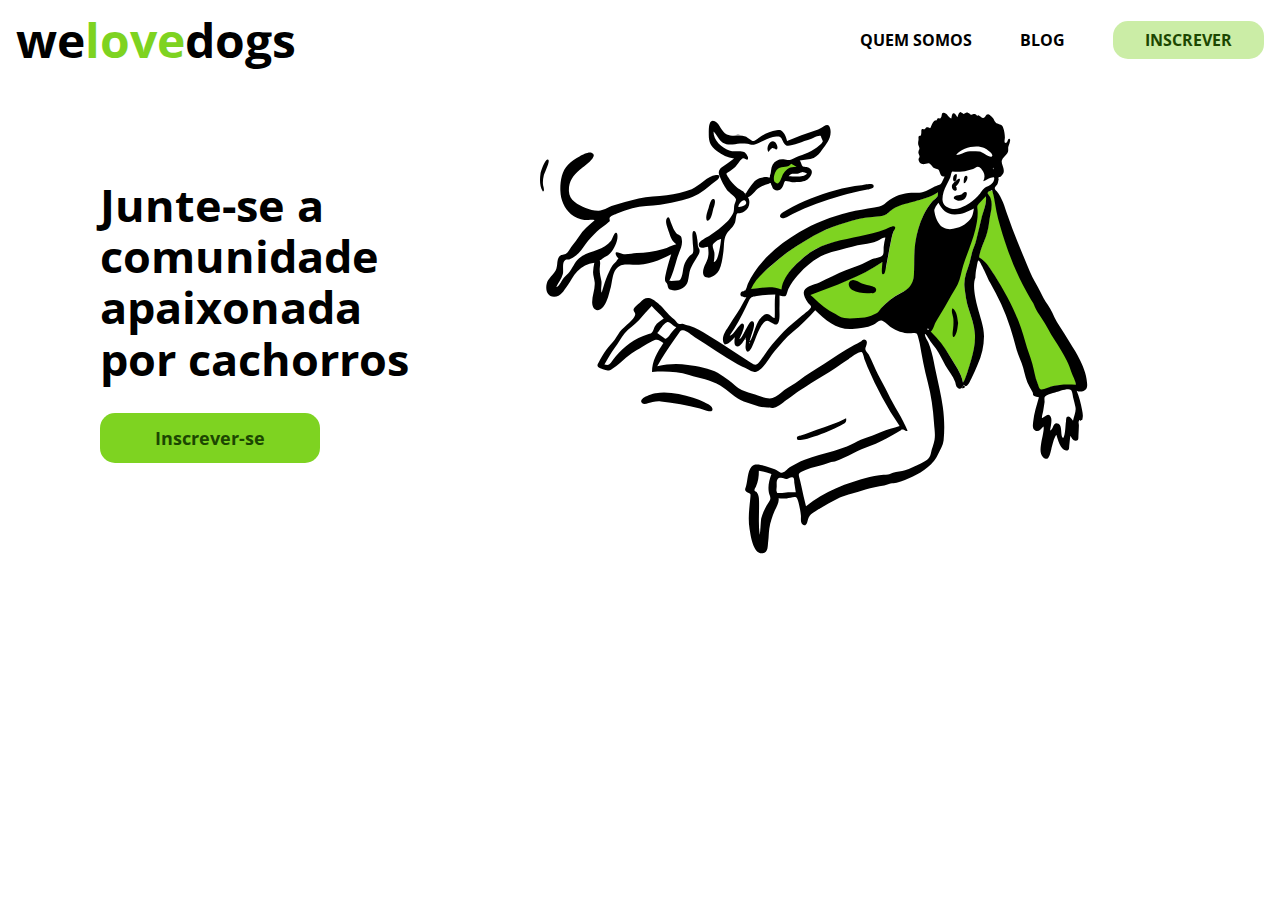
<file: index.html>
<!DOCTYPE html>
<html lang="pt-BR">
<!-- Created by: [Deivid Costa] -->
<head>
    <meta charset="UTF-8">
    <meta name="viewport" content="width=device-width, initial-scale=1.0">
    <title>WeLoveDogs</title>
    <link rel="stylesheet" href="./assets/css/style.css">
</head>
<body>
    <header>
        <nav class="navbar">
            <a href="index.html">
                <h1>we<span>love</span>dogs</h1>
            </a>
            <ul class="nav-links">
                <li><a href="sobre.html">quem somos</a></li>
                <li><a href="blog.html">blog</a></li>
                <li class="btton"><a href="inscrever.html">inscrever</a></li>
            </ul>
        </nav>
    </header>

    <section class="hero">
        <div class="hero-content">
            <div class="hero-title">
                <h2> Junte-se a comunidade apaixonada por cachorros</h2>
            </div>
    
            <a href="inscrever.html" class="btn">Inscrever-se</a>
        </div>

        <div class="hero-image">
            <img src="./assets/img/Figure1.svg" alt="Ilustração de cachorro feliz">
        </div>
    </section>


</body>
</html>
</file>
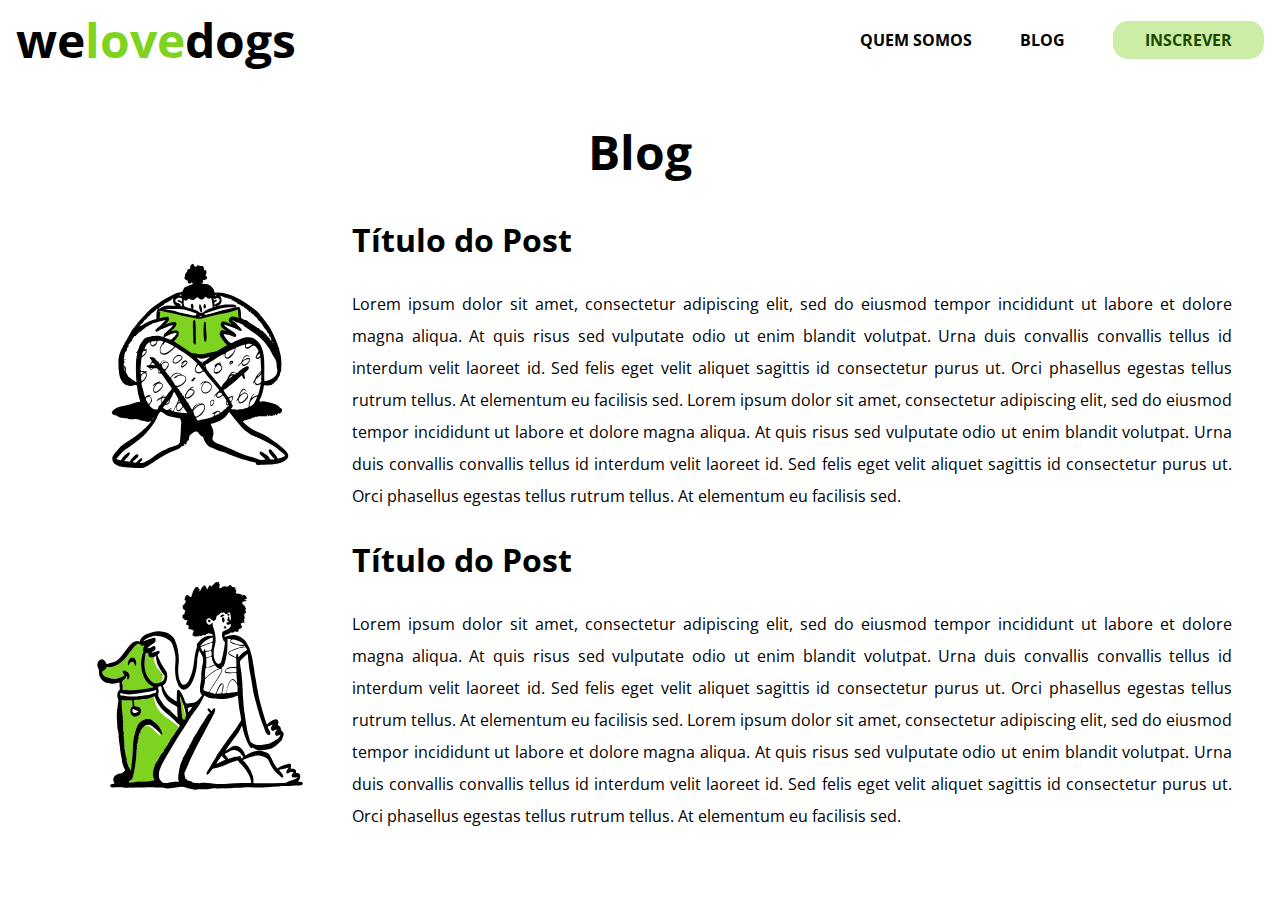
<file: blog.html>
<!DOCTYPE html>
<html lang="pt-BR">
<head>
    <meta charset="UTF-8">
    <meta name="viewport" content="width=device-width, initial-scale=1.0">
    <title>Blog - WeLoveDogs</title>
    <link rel="stylesheet" href="./assets/css/style2.css">
</head>
<body>
    <header>
        <nav class="navbar">
            <a href="index.html">
                <h1>we<span>love</span>dogs</h1>
            </a>
            <ul class="nav-links">
                <li><a href="sobre.html">quem somos</a></li>
                <li><a href="blog.html">blog</a></li>
                <li class="btton"><a href="inscrever.html">inscrever</a></li>
            </ul>
        </nav>
    </header>

    <section class="wrapper">
        <h2>Blog</h2>
        <div class="wrapper-content-1">

            <div class="blog1">
                <div class="wrapper-1-image">
                    <img src="./assets/img/Figure3.svg" alt="Imagem do post 1">
                </div>
                <div class="blog1-text">
                        <h3>Título do Post</h3>
                    <p>Lorem ipsum dolor sit amet, consectetur adipiscing elit, sed do eiusmod tempor incididunt ut labore et dolore magna aliqua. At quis risus sed vulputate odio ut enim blandit volutpat. Urna duis convallis convallis tellus id interdum velit laoreet id. Sed felis eget velit aliquet sagittis id consectetur purus ut. Orci phasellus egestas tellus rutrum tellus. At elementum eu facilisis sed. Lorem ipsum dolor sit amet, consectetur adipiscing elit, sed do eiusmod tempor incididunt ut labore et dolore magna aliqua. At quis risus sed vulputate odio ut enim blandit volutpat. Urna duis convallis convallis tellus id interdum velit laoreet id. Sed felis eget velit aliquet sagittis id consectetur purus ut. Orci phasellus egestas tellus rutrum tellus. At elementum eu facilisis sed. </p>

                </div>
            </div>
        </div>

        <div class="wrapper-content-2">
            <div class="blog2">
                <div class="wrapper-2-image">
                    <img src="./assets/img/Figure4.svg" alt="Imagem do post 2">
                </div>
                <div class="blog2-text">
                        <h3>Título do Post</h3>
                    <p>Lorem ipsum dolor sit amet, consectetur adipiscing elit, sed do eiusmod tempor incididunt ut labore et dolore magna aliqua. At quis risus sed vulputate odio ut enim blandit volutpat. Urna duis convallis convallis tellus id interdum velit laoreet id. Sed felis eget velit aliquet sagittis id consectetur purus ut. Orci phasellus egestas tellus rutrum tellus. At elementum eu facilisis sed. Lorem ipsum dolor sit amet, consectetur adipiscing elit, sed do eiusmod tempor incididunt ut labore et dolore magna aliqua. At quis risus sed vulputate odio ut enim blandit volutpat. Urna duis convallis convallis tellus id interdum velit laoreet id. Sed felis eget velit aliquet sagittis id consectetur purus ut. Orci phasellus egestas tellus rutrum tellus. At elementum eu facilisis sed. </p>
            </div>
        </div>
    </section>
</body>
</html>
</file>
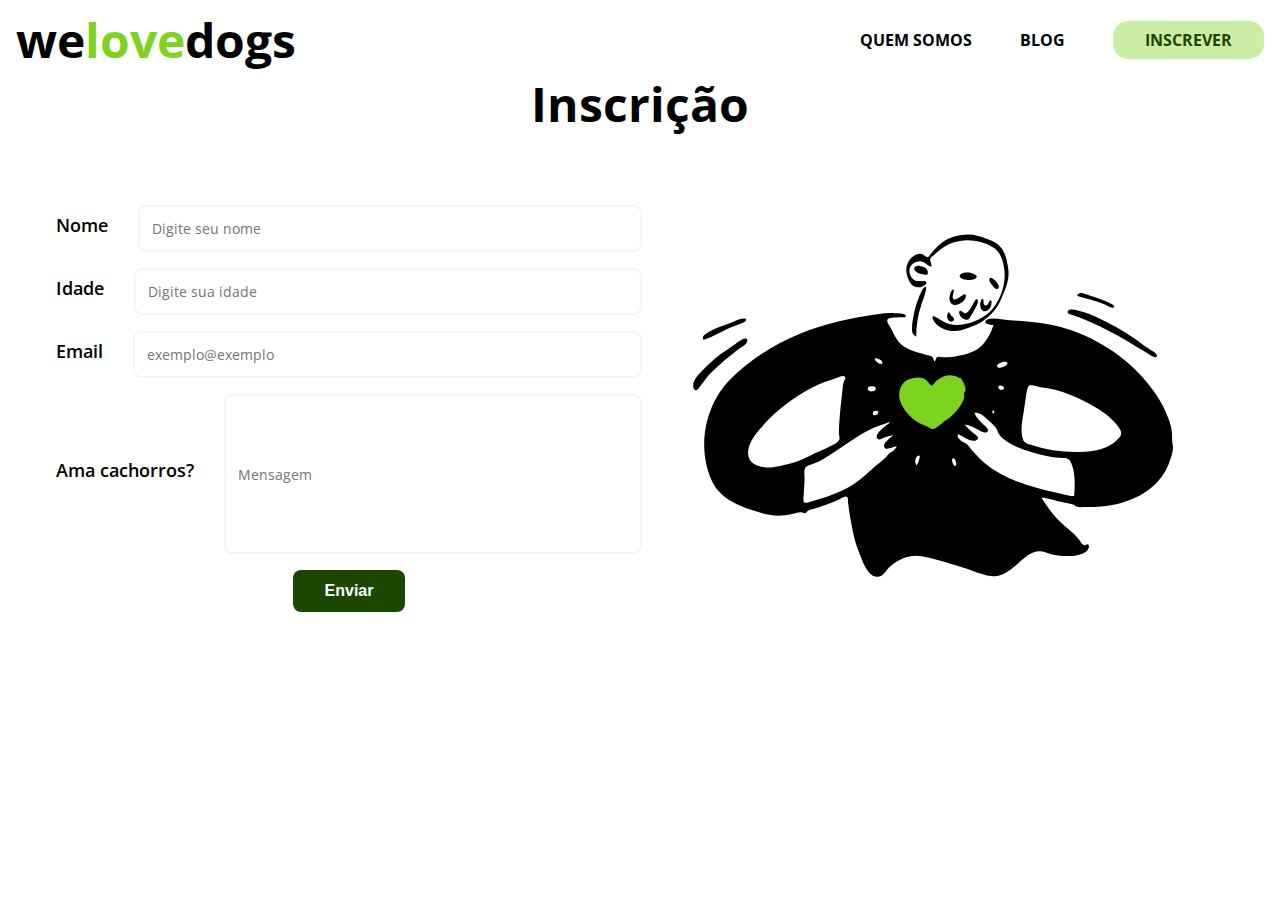
<file: inscrever.html>
<!DOCTYPE html>
<html lang="pt-BR">
<head>
    <meta charset="UTF-8">
    <meta name="viewport" content="width=device-width, initial-scale=1.0">
    <title>Inscrição - WeLoveDogs</title>
    <link rel="stylesheet" href="./assets/css/style3.css">
</head>
<body>
    <header>
        <nav class="navbar">
            <a href="index.html">
                <h1>we<span>love</span>dogs</h1>
            </a>
            <ul class="nav-links">
                <li><a href="sobre.html">quem somos</a></li>
                <li><a href="blog.html">blog</a></li>
                <li class="btton"><a href="inscrever.html">inscrever</a></li>
            </ul>
        </nav>
    </header>

    <section class="wrapper-4">

            <h2>Inscrição</h2>
            <div class="wrapper-4-content">
                <form class="formulario-inscricao">
                    <div class="form-grupo">
                        <label for="nome">Nome</label>
                        <input type="text" id="nome" name="nome" placeholder="Digite seu nome" required>
                    </div>

                    <div class="form-grupo">
                        <label for="idade">Idade</label>
                        <input type="number" id="idade" name="idade" placeholder="Digite sua idade" required>
                    </div>

                    <div class="form-grupo">
                        <label for="email">Email</label>
                        <input type="email" id="email" name="email" placeholder="exemplo@exemplo" required>
                    </div>

                    <div class="form-grupo">
                        <label for="ama-cachorros">Ama cachorros?</label>
                        <input type="text" id="ama-cachorros" name="ama-cachorros" placeholder="Mensagem" required>
                    </div>

                    <button class="submit-btn" id="button" type="submit">Enviar</button>
                </form>

                <div class="wrapper-4-image">
                    <img src="./assets/img/Figure5.svg" alt="Ilustração coração">
            </div>
    </section>

</body>
<script src="./assets/js/script.js"></script>
</html>
</file>
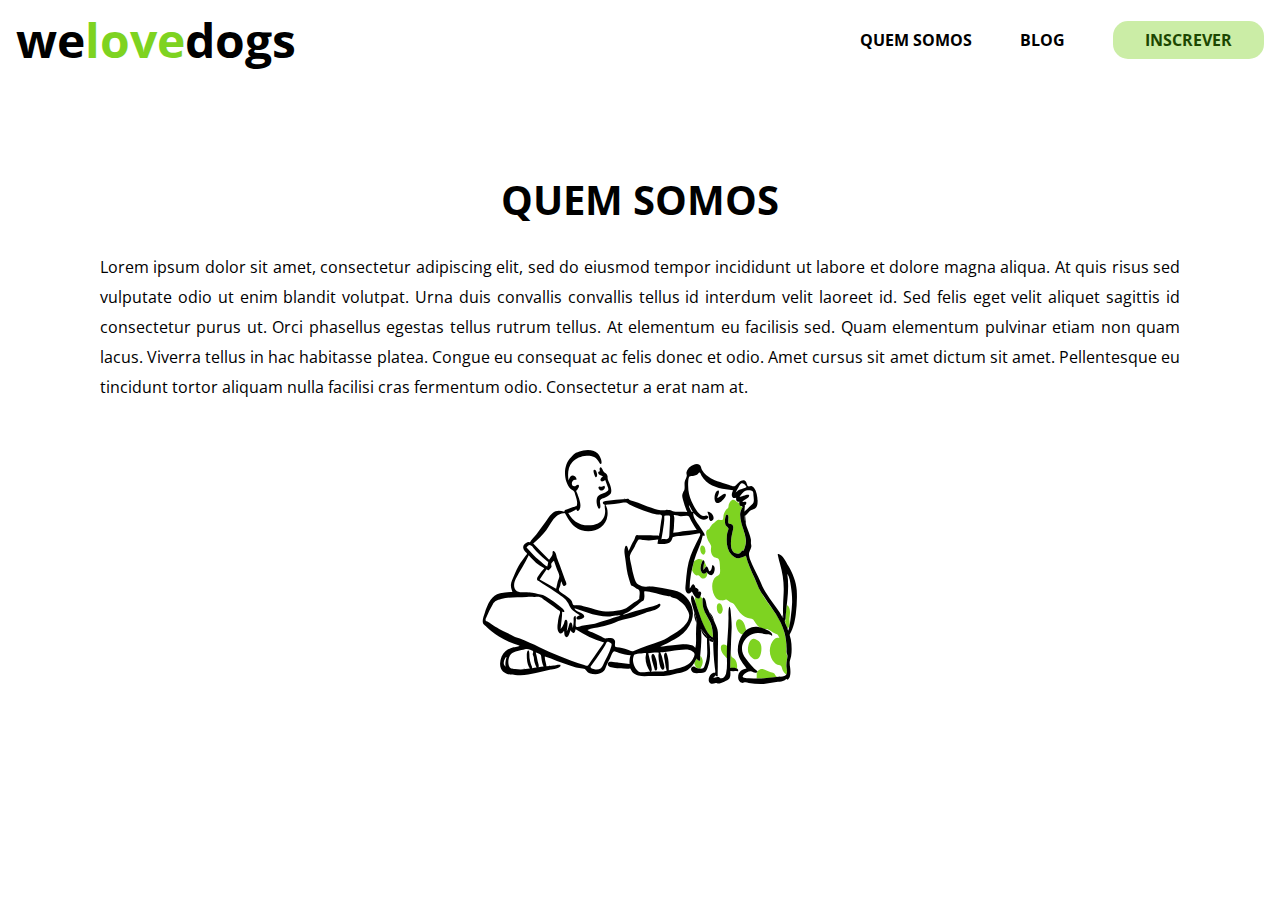
<file: sobre.html>
<!DOCTYPE html>
<html lang="pt-BR">
<head>
    <meta charset="UTF-8">
    <meta name="viewport" content="width=device-width, initial-scale=1.0">
    <title>Quem Somos - WeLoveDogs</title>
    <link rel="stylesheet" href="./assets/css/style.css">
</head>
<body>
    <header>
        <nav class="navbar">
            <a href="index.html">
                <h1>we<span>love</span>dogs</h1>
            </a>
            <ul class="nav-links">
                <li><a href="sobre.html">quem somos</a></li>
                <li><a href="blog.html">blog</a></li>
                <li class="btton"><a href="inscrever.html">inscrever</a></li>
            </ul>
        </nav>
    </header>

    <section class="wrapper">
        <div class="wrapper-content">
            <h2>QUEM SOMOS</h2>
            <p>Lorem ipsum dolor sit amet, consectetur adipiscing elit, sed do eiusmod tempor incididunt ut labore et dolore magna aliqua. At quis risus sed vulputate odio ut enim blandit volutpat. Urna duis convallis convallis tellus id interdum velit laoreet id. Sed felis eget velit aliquet sagittis id consectetur purus ut. Orci phasellus egestas tellus rutrum tellus. At elementum eu facilisis sed.  Quam elementum pulvinar etiam non quam lacus. Viverra tellus in hac habitasse platea. Congue eu consequat ac felis donec et odio. Amet cursus sit amet dictum sit amet. Pellentesque eu tincidunt tortor aliquam nulla facilisi cras fermentum odio. Consectetur a erat nam at.</p>

        </div>
            <div class="wrapper-image">
                <img src="./assets/img/Figure2.svg" alt="Ilustração sobre a equipe">
            </div>
    </section>
</body>
</html>
</file>
<file: assets/css/style.css>
@import url('https://fonts.googleapis.com/css2?family=Josefin+Sans:ital,wght@0,100..700;1,100..700&display=swap');
@import url('https://fonts.googleapis.com/css2?family=Overpass:ital,wght@0,100..900;1,100..900&display=swap');
@import url('https://fonts.googleapis.com/css2?family=Open+Sans:wght@400;500;600;700&display=swap');

* {
    margin: 0;
    padding: 0;
    box-sizing: border-box;
}
:root {
    --primary-color: #7ED321;
    --background-color: white;
    --heading-text-color: #1C4701;
    --button-text-color:    #7ED32166;
}



body {
    font-family: 'Open Sans', sans-serif;
    background-color: var(--background-color);
}

.navbar{
    text-align: center;
    padding: 1rem;
    background-color: var(--background-color);
    display: flex;
    justify-content: space-between;
    align-items: center;
}


.navbar a{
    text-decoration: none;
    color: black;
}
.navbar h1 {
    font-family: Open Sans;
    font-weight: 700;
    font-size: 48px;
    line-height: 100%;
    letter-spacing: 0%;
    transition: 250ms;

}



.navbar span{
    color: var(--primary-color);
}
.nav-links {
    display: flex;
    gap: 3rem;
    
}	
.nav-links a{
    text-decoration: none;
    color: black;
}
.nav-links li {
    font-family: Open Sans;
    text-transform: uppercase;
    font-weight: 700;
    font-size: 16px;
    line-height: 100%;
    letter-spacing: 0%;
    list-style: none;
    transition: transform 0.2s, color 0.2s;
}

.nav-links li:hover {
    transform: translateY(-4px) scale(1.08);
    color: var(--primary-color);
}


.btton a {
    color: var(--heading-text-color);
    line-height: 100%;
    letter-spacing: 0%;
    background-color: var(--button-text-color);
    padding: 0.5rem 2rem;
    border-radius: 15px;
    transition: background-color 0.3s, color 0.3s, transform 0.3s, box-shadow 0.3s;
}

.btton a:hover {
    color: #fff;
    background-color: var(--primary-color);
    transform: scale(1.08);
    box-shadow: 0 4px 16px rgba(126, 211, 33, 0.2);
}


.hero {
    margin-top: auto;
    padding: 2rem;
    background-color: var(--background-color);
    display: flex;
    align-items: center;
    justify-content: space-evenly;

}

.hero-content{
    width: 371px;
    height: 351px;
    display: flex;
    flex-direction: column;
    background-color: var(--background-color);

}
.hero-content a{
    text-decoration: none;}

.hero-title{
    background-color: var(--background-color);
    width: 340px;
    height: 234px;
}
.hero-title{ 

    font-family: Open Sans;
    font-weight: 700;
    font-size: 30px;
    line-height: 100%;
    letter-spacing: 0%;
    line-height: 3.2rem;
    text-align: left;

}

.hero-image {
    transition: transform 0.4s cubic-bezier(0.4, 0, 0.2, 1);
}
.hero-image:hover {
    transform: translateX(-20px);
}

.btn{
    font-family: Open Sans;
    font-weight: 700;
    font-size: 18px;
    line-height: 100%;
    letter-spacing: 0%;

    margin-bottom: auto;
    padding: 1rem;
    background-color: var(--primary-color);
    color: var(--heading-text-color);
    width: 220px;
    text-align: center;
    border-radius: 15px;
    transition: 200ms;

}

.btn:hover {
    background-color: #6bc11c;
    color: #fff;
    transform: scale(1.05);
    box-shadow: 0 4px 20px rgba(126, 211, 33, 0.2);
    transition: background-color 0.3s, color 0.3s, transform 0.2s, box-shadow 0.3s;
}



/* CSS DA PAGINA SOBRE.HTML*/

.wrapper{

    display: flex;
    flex-direction: column;

    align-items: center;
    gap: 2rem;
    margin: 100px;

}

.wrapper p{
    font-family: Open Sans;
    font-weight: 400;
    font-size: 16px;
    line-height: 100%;
    letter-spacing: 0%;
    text-align: justify;
    line-height: 30px;

}
.wrapper h2{
    gap: 2rem;
    text-align: center;
    font-family: Open Sans;
    font-weight: 700;
    font-size: 40px;
    line-height: 100%;
    letter-spacing: 0%;

    margin-bottom: 2rem; 
}
</file>
<file: assets/css/style2.css>
@import url('https://fonts.googleapis.com/css2?family=Josefin+Sans:ital,wght@0,100..700;1,100..700&display=swap');
@import url('https://fonts.googleapis.com/css2?family=Overpass:ital,wght@0,100..900;1,100..900&display=swap');
@import url('https://fonts.googleapis.com/css2?family=Open+Sans:wght@400;500;600;700&display=swap');

* {
    margin: 0;
    padding: 0;
    box-sizing: border-box;
}
:root {
    --primary-color: #7ED321;
    --background-color: white;
    --heading-text-color: #1C4701;
    --button-text-color:    #7ED32166;
}



body {
    font-family: 'Open Sans', sans-serif;
    background-color: var(--background-color);
}

.navbar{
    text-align: center;
    padding: 1rem;
    background-color: var(--background-color);
    display: flex;
    justify-content: space-between;
    align-items: center;
}


.navbar a{
    text-decoration: none;
    color: black;
}
.navbar h1 {
    font-family: Open Sans;
    font-weight: 700;
    font-size: 48px;
    line-height: 100%;
    letter-spacing: 0%;
    transition: 250ms;

}



.navbar span{
    color: var(--primary-color);
}
.nav-links {
    display: flex;
    gap: 3rem;
    
}	
.nav-links a{
    text-decoration: none;
    color: black;
}
.nav-links li {
    font-family: Open Sans;
    text-transform: uppercase;
    font-weight: 700;
    font-size: 16px;
    line-height: 100%;
    letter-spacing: 0%;
    list-style: none;
    transition: transform 0.2s, color 0.2s;
}

.nav-links li:hover {
    transform: translateY(-4px) scale(1.08);
    color: var(--primary-color);
}

.btton a{
    color: var(--heading-text-color);
    line-height: 100%;
    letter-spacing: 0%;
    background-color: var(--button-text-color);
    padding: 0.5rem 2rem;
    border-radius: 15px;
}

.wrapper{
    padding: 3rem;
    display: flex;
    flex-direction: column;
    justify-content: center;
    align-items: center;
    background-color: var(--background-color);
}

.wrapper h2{
    font-family: Open Sans;
    font-weight: 700;
    font-size: 48px;
    line-height: 100%;
    letter-spacing: 0%;
    margin-bottom: 3rem;
}

.wrapper h3{
    font-family: Open Sans;
    font-weight: 700;
    font-size: 32px;
    line-height: 100%;
    letter-spacing: 0%;
    margin-bottom: 2rem;
}

.wrapper p{
    font-family: Open Sans;
    font-weight: 400;
    font-size: 16px;
    line-height: 2rem;
    letter-spacing: 0%;
    text-align: justify;
}

.blog1{
    display: flex;
    align-items: center;
    margin-bottom: 2rem;
}

.blog2{
    display: flex;
    align-items: center;
}
</file>
<file: assets/css/style3.css>
@import url('https://fonts.googleapis.com/css2?family=Josefin+Sans:ital,wght@0,100..700;1,100..700&display=swap');
@import url('https://fonts.googleapis.com/css2?family=Overpass:ital,wght@0,100..900;1,100..900&display=swap');
@import url('https://fonts.googleapis.com/css2?family=Open+Sans:wght@400;500;600;700&display=swap');

* {
    margin: 0;
    padding: 0;
    box-sizing: border-box;
}
:root {
    --primary-color: #7ED321;
    --background-color: white;
    --heading-text-color: #1C4701;
    --button-text-color:    #7ED32166;
}



body {
    font-family: 'Open Sans', sans-serif;
    background-color: var(--background-color);
}

.navbar{
    text-align: center;
    padding: 1rem;
    background-color: var(--background-color);
    display: flex;
    justify-content: space-between;
    align-items: center;
}


.navbar a{
    text-decoration: none;
    color: black;
}
.navbar h1 {
    font-family: Open Sans;
    font-weight: 700;
    font-size: 48px;
    line-height: 100%;
    letter-spacing: 0%;
    transition: 250ms;

}



.navbar span{
    color: var(--primary-color);
}
.nav-links {
    display: flex;
    gap: 3rem;
    
}	
.nav-links a{
    text-decoration: none;
    color: black;
}
.nav-links li {
    font-family: Open Sans;
    text-transform: uppercase;
    font-weight: 700;
    font-size: 16px;
    line-height: 100%;
    letter-spacing: 0%;
    list-style: none;
    transition: transform 0.2s, color 0.2s;
}

.nav-links li:hover {
    transform: translateY(-4px) scale(1.08);
    color: var(--primary-color);
}

.btton a{
    color: var(--heading-text-color);
    line-height: 100%;
    letter-spacing: 0%;
    background-color: var(--button-text-color);
    padding: 0.5rem 2rem;
    border-radius: 15px;
}

.wrapper-4 h2{

    font-family: Open Sans;
    font-weight: 700;
    font-size: 48px;
    line-height: 100%;
    letter-spacing: 0%;

    display: flex;
    justify-content: center;
    align-items: center;
    margin-bottom: 60px;

}

.wrapper-4-content {
    display: flex;
    justify-content: center;
    align-items: center;
    width: 100%;

}
.formulario-inscricao{
        font-family: Open Sans;
    font-weight: 700;
    font-size: 18px;
    line-height: 100%;
    letter-spacing: 0%;
    text-align: center;

}

.form-grupo{
    display: flex;
    align-items: center;
    gap: 30px;
    text-align: center;
    margin-bottom: 1rem;

}





.form-grupo label {
        display: block;
        margin-bottom: 0.5rem;
        font-weight: 600;
        }

.form-grupo input, .form-grupo textarea {
    width: 100%;
    padding: 0.75rem;
    border: 2px solid whitesmoke;
    border-radius: 8px;
    font-family: open sans;
    font-size: 14px;
}



.form-grupo textarea {
    height: 43px;
    width: 419px;
}



.submit-btn {
    background-color: var(--heading-text-color);
    color: white;
    padding: 0.75rem 2rem;
    border: none;
    border-radius: 8px;
    font-weight: 600;
    font-size: 16px;
    cursor: pointer;
    transition: background-color 0.3s, color 0.3s;
}

.submit-btn:hover {
    background-color: var(--primary-color);
    color:var();
}


#ama-cachorros{
    height: 160px;
    width: 418px;
}
</file>
